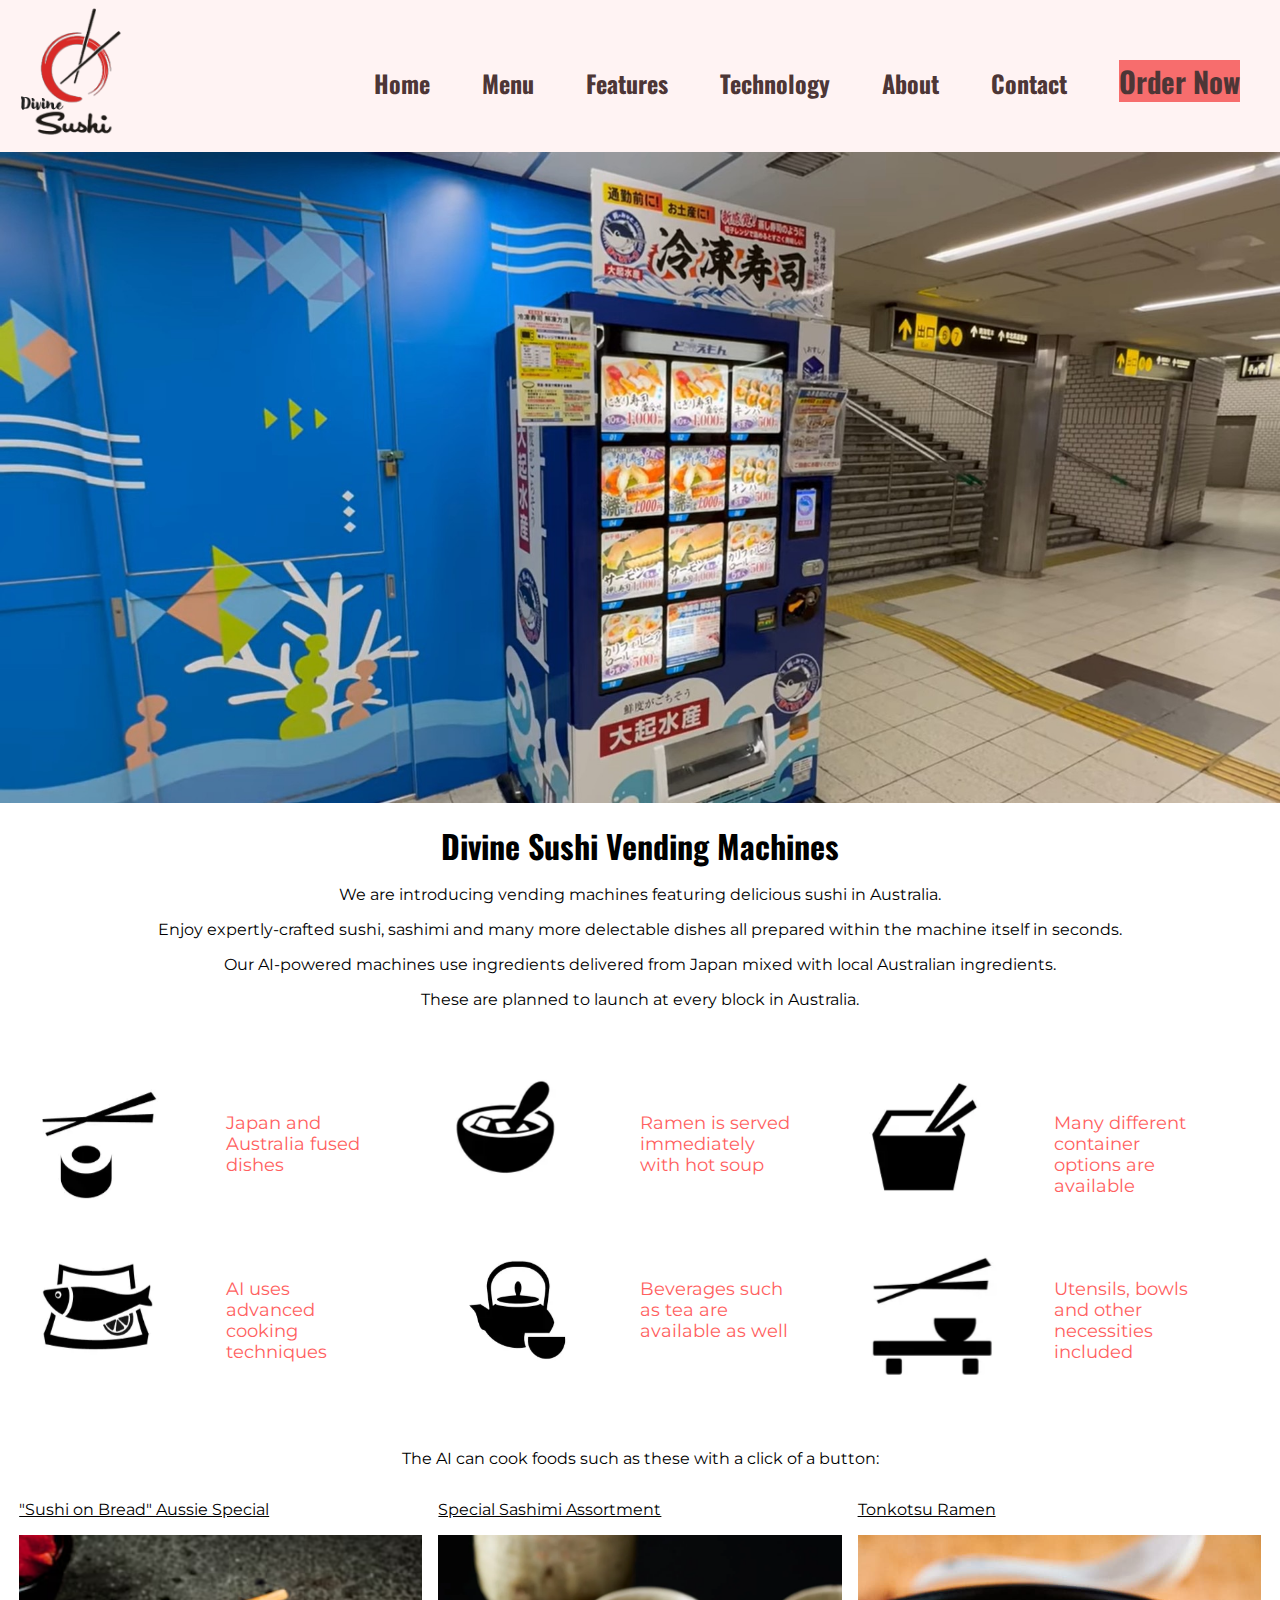
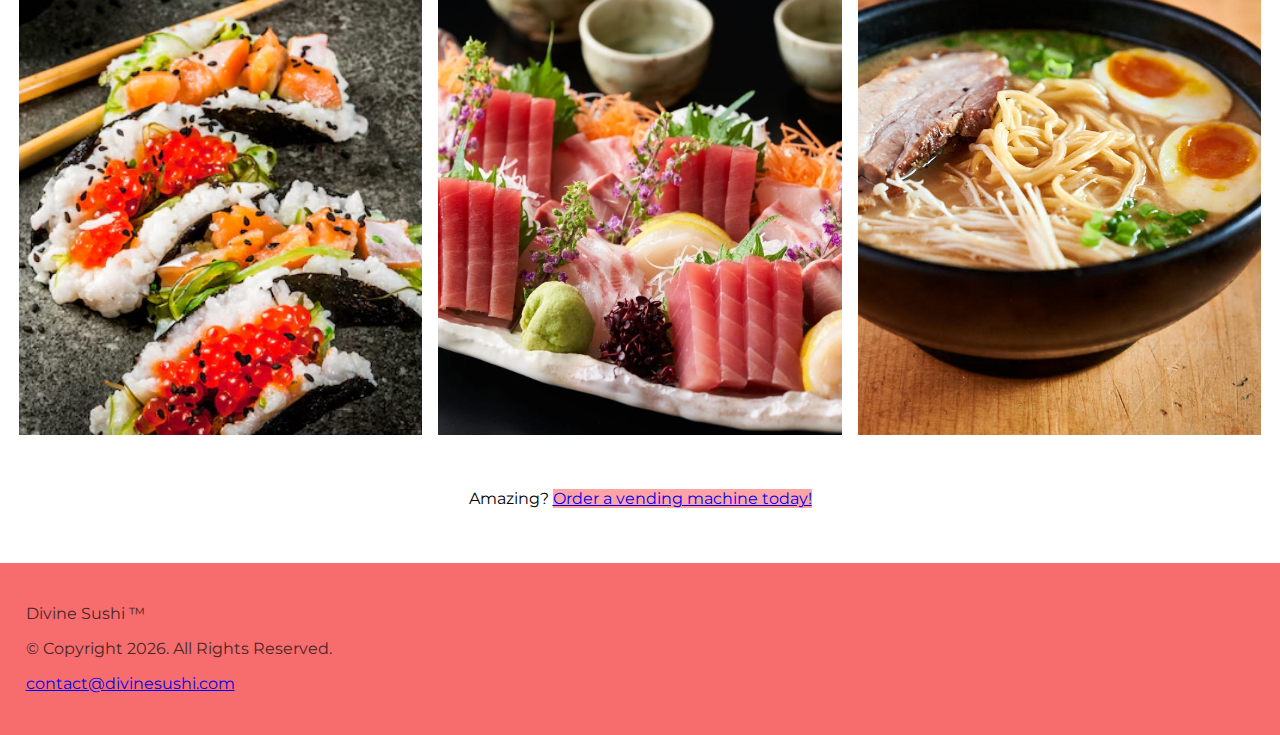
<file: index.html>
<!DOCTYPE html>
<html lang="en">
<head>
    <meta charset="utf-8">
    <meta name="viewport" content="width=device-width, initial-scale=1">
    <link rel="stylesheet" href="style.css">
    <link rel="icon" type="image/x-icon" href="images/divine_sushi_logo_v2.PNG">
    <link href="https://fonts.googleapis.com/css2?family=Montserrat:ital,wght@0,100..900;1,100..900&family=Oswald:wght@200..700&display=swap" rel="stylesheet">
    <title>Divine Sushi</title>
</head>
<body>
    <div class="container">
        <header>
            <a href="index.html"><img src="images/divine_sushi_logo_v2.PNG" alt="Divine Sushi logo" height="152" width="150"></a>
        </header>

        <nav>
            <ul>
                <li><a href="index.html">Home</a></li>
                <li><a href="menu.html">Menu</a></li>
                <li><a href="features.html">Features</a></li>
                <li><a href="technology.html">Technology</a></li>
                <li><a href="about.html">About</a></li>
                <li><a href="contact.html">Contact</a></li>
                <li><a href="order.html"><span>Order Now</span></a></li>
            </ul>
        </nav>

        <div class="hero">
            <img src="images/sushi_vending_machine.jpg" alt="Sushi vending machine">
        </div>

        <main>
            <h1>Divine Sushi Vending Machines</h1>
            <p>We are introducing vending machines featuring delicious sushi in Australia.</p>
            <p>Enjoy expertly-crafted sushi, sashimi and many more delectable dishes all prepared within the machine itself in seconds.</p>
            <p>Our AI-powered machines use ingredients delivered from Japan mixed with local Australian ingredients.</p>
            <p>These are planned to launch at every block in Australia.</p>
            <br><br>
            
            <div class="features">
                <div id="feature">
                    <img src="images/sushi_icon.PNG" alt="sushi icon">
                    <p>Japan and Australia fused dishes</p>
                </div>

                <div id="feature">
                    <img src="images/bowl_icon.PNG" alt="bowl icon">
                    <p>Ramen is served immediately with hot soup</p>
                </div>

                <div id="feature">
                    <img src="images/noodle_box_icon.PNG" alt="box icon">
                    <p>Many different container options are available</p>
                </div>

                <div id="feature">
                    <img src="images/fish_board_icon.PNG" alt="fish on a chopping board icon">
                    <p>AI uses advanced cooking techniques</p>
                </div>

                <div id="feature">
                    <img src="images/teapot_icon.PNG" alt="teapot icon">
                    <p>Beverages such as tea are available as well</p>
                </div>

                <div id="feature">
                    <img src="images/equipment_icon.PNG" alt="restaurant equipment icon">
                    <p>Utensils, bowls and other necessities included</p>
                </div>
            </div><br><br>

            <p>The AI can cook foods such as these with a click of a button:</p>
            <div class="menu_grid">
                <div class="item">
                    <p>"Sushi on Bread" Aussie Special</p>
                    <img src="images/sushi_taco_fusion.jpg" alt="sushi on bread Aussie special">
                </div>
                <div class="item">
                    <p>Special Sashimi Assortment</p>
                    <img src="images/special_assortment_sashimi.webp" alt="special assortment sashimi">
                </div>
                <div class="item">
                    <p>Tonkotsu Ramen</p>
                    <img src="images/tonkotsu_ramen.jpg" alt="tonkotsu ramen">
                </div>
            </div><br><br>

            <p>Amazing? <a href="book.html">Order a vending machine today!</a></p><br>
        </main>

        <footer>
            <p>Divine Sushi &trade;</p>
            <p>&copy; Copyright 2026. All Rights Reserved.</p>
            <p><a href="mailto: contact@divinesushi.com">contact@divinesushi.com</a></p>
        </footer>
    </div>

    
</body>
</html>
</file>
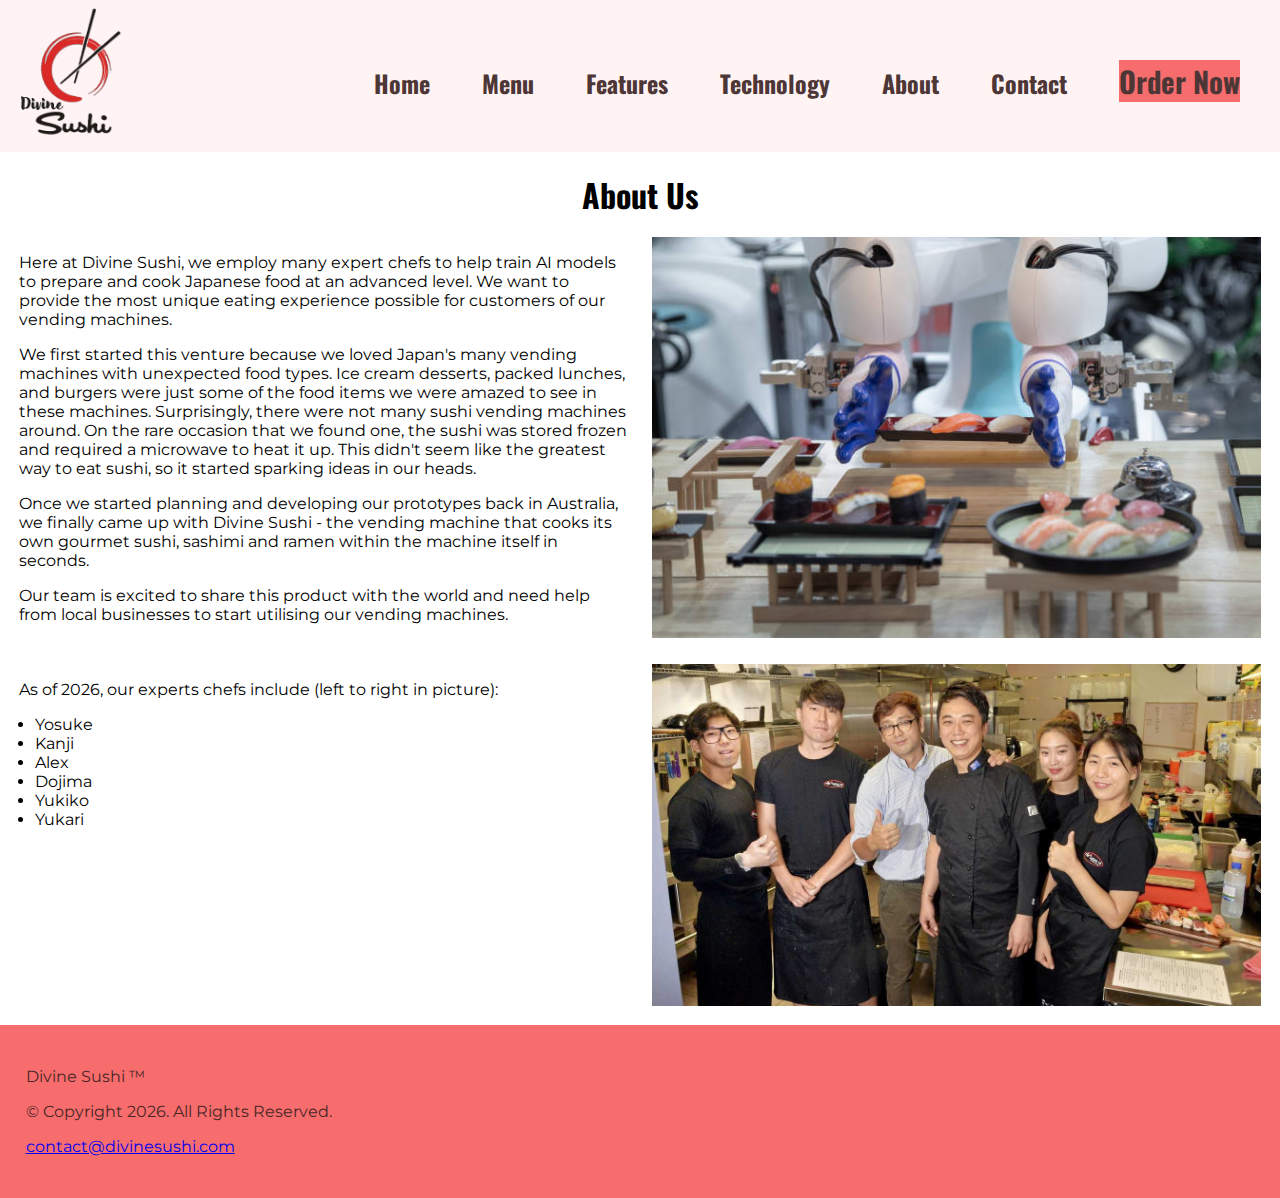
<file: about.html>
<!DOCTYPE html>
<html lang="en">
<head>
    <meta charset="utf-8">
    <meta name="viewport" content="width=device-width, initial-scale=1">
    <link rel="stylesheet" href="style.css">
    <link rel="icon" type="image/x-icon" href="images/divine_sushi_logo_v2.PNG">
    <link href="https://fonts.googleapis.com/css2?family=Montserrat:ital,wght@0,100..900;1,100..900&family=Oswald:wght@200..700&display=swap" rel="stylesheet">
    <title>Divine Sushi</title>
</head>
<body>
    <div class="container">
        <header>
            <a href="index.html"><img src="images/divine_sushi_logo_v2.PNG" alt="Divine Sushi logo" height="152" width="150"></a>
        </header>

        <nav>
            <ul>
                <li><a href="index.html">Home</a></li>
                <li><a href="menu.html">Menu</a></li>
                <li><a href="features.html">Features</a></li>
                <li><a href="technology.html">Technology</a></li>
                <li><a href="about.html">About</a></li>
                <li><a href="contact.html">Contact</a></li>
                <li><a href="order.html"><span>Order Now</span></a></li>
            </ul>
        </nav>

        <main>
            <h1>About Us</h1><br>
            <div class="grid_section">
                <div class="about_text">
                    <p>Here at Divine Sushi, we employ many expert chefs to help train AI models to prepare and cook
                        Japanese food at an advanced level. We want to provide the most unique eating experience 
                        possible for customers of our vending machines.
                    </p>
                    <p>We first started this venture because we loved Japan's many vending machines with
                        unexpected food types. Ice cream desserts, packed lunches, and burgers were just some
                        of the food items we were amazed to see in these machines. Surprisingly, there were 
                        not many sushi vending machines around. On the rare occasion that we found one, 
                        the sushi was stored frozen and required a microwave to heat it up. This didn't seem
                        like the greatest way to eat sushi, so it started sparking ideas in our heads.
                    </p>
                    <p>Once we started planning and developing our prototypes back in Australia, we finally came
                        up with Divine Sushi - the vending machine that cooks its own gourmet sushi, sashimi and ramen
                        within the machine itself in seconds.
                    </p>
                    <p>Our team is excited to share this product with the world and need help from local businesses
                        to start utilising our vending machines.
                    </p>
                    
                </div>
                <div class="about_image">
                    <img src="images/trained_robot_chef.jpg" alt="AI Chef">
                </div>
                <div class="staff_text">
                    <p>As of 2026, our experts chefs include (left to right in picture):</p>
                    <ul>
                        <li>Yosuke</li>
                        <li>Kanji</li>
                        <li>Alex</li>
                        <li>Dojima</li>
                        <li>Yukiko</li>
                        <li>Yukari</li>
                    </ul>
                </div>
                <div class="staff_image">
                    <img src="images/staff.jpg" alt="Divine Sushi staff">
                </div>
            </div>
        </main>

        <footer>
            <p>Divine Sushi &trade;</p>
            <p>&copy; Copyright 2026. All Rights Reserved.</p>
            <p><a href="mailto: contact@divinesushi.com">contact@divinesushi.com</a></p>
        </footer>
    </div>

    
</body>
</html>
</file>
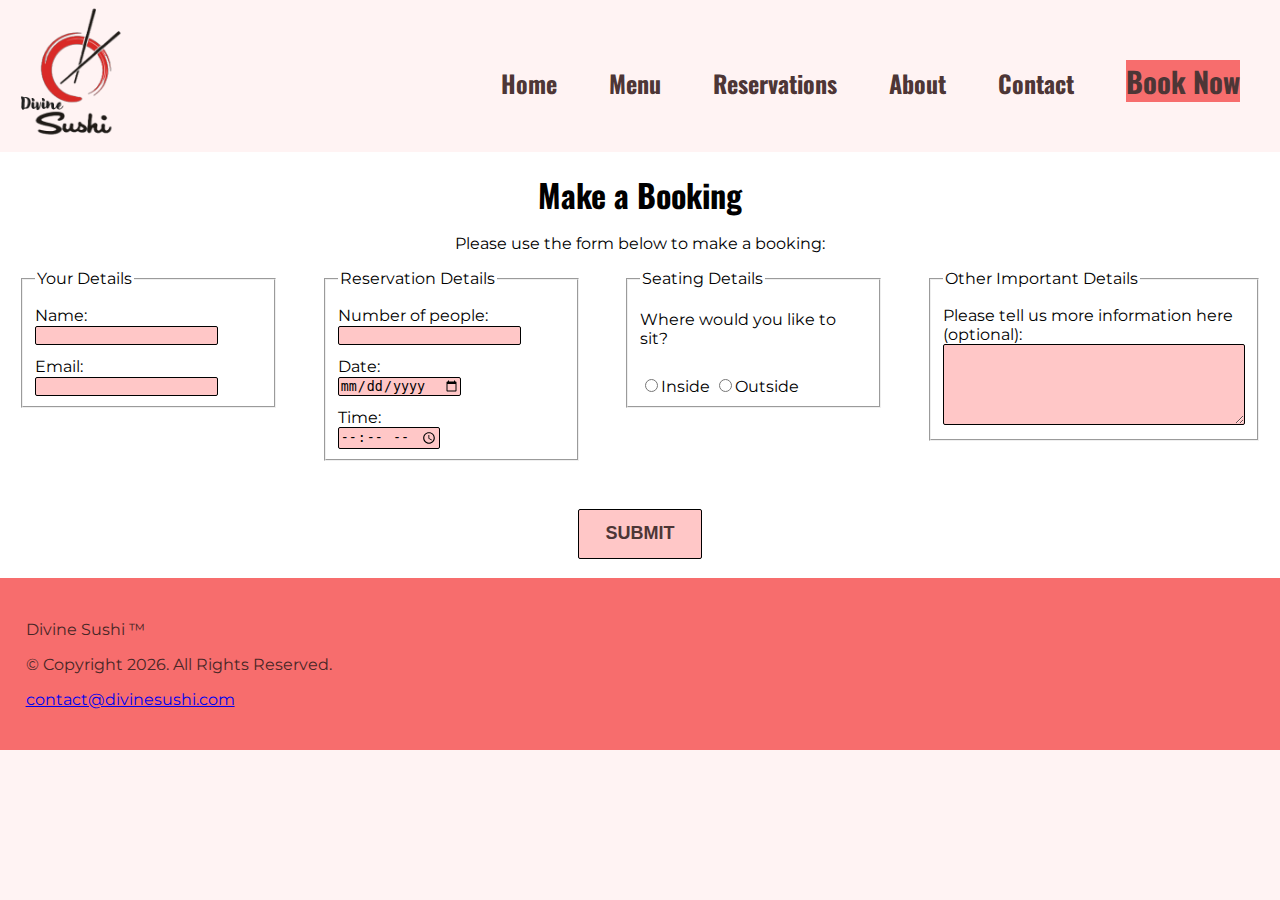
<file: book.html>
<!DOCTYPE html>
<html lang="en">
<head>
    <meta charset="utf-8">
    <meta name="viewport" content="width=device-width, initial-scale=1">
    <link rel="stylesheet" href="style.css">
    <link rel="icon" type="image/x-icon" href="images/divine_sushi_logo.png">
    <link href="https://fonts.googleapis.com/css2?family=Montserrat:ital,wght@0,100..900;1,100..900&family=Oswald:wght@200..700&display=swap" rel="stylesheet">
    <script src="validate.js"></script>
    <title>Divine Sushi</title>
</head>
<body>
    <div class="container">
        <header>
            <a href="index.html"><img src="images/divine_sushi_logo_v2.PNG" alt="Divine Sushi logo" height="152" width="150"></a>
        </header>

        <nav>
            <ul>
                <li><a href="index.html">Home</a></li>
                <li><a href="menu.html">Menu</a></li>
                <li><a href="reservations.html">Reservations</a></li>
                <li><a href="about.html">About</a></li>
                <li><a href="contact.html">Contact</a></li>
                <li><a href="book.html"><span>Book Now</span></a></li>
            </ul>
        </nav>

        <main>
            <h1>Make a Booking</h1>
            <p>Please use the form below to make a booking:</p>
            <form name="reservation" action="submitted.html" onsubmit="return validateReservation()">
                <div class="booking_form">
                    <div class="form_section">
                        <fieldset>
                            <legend>Your Details</legend>
                        <label for="name">Name:</label>
                        <input type="text" id="name" name="name">

                        <label for="email">Email:</label>
                        <input type="email" id="email" name="email">
                        </fieldset>
                    </div>

                    <div class="form_section">
                        <fieldset>
                            <legend>Reservation Details</legend>
                        <label for="number_of_people">Number of people:</label>
                        <input type="number" id="number_of_people" name="number_of_people">

                        <label for="date">Date:</label>
                        <input type="date" id="date" name="date">

                        <label for="time">Time:</label>
                        <input type="time" id="time" name="time">
                        </fieldset>
                    </div>
                    
                    <div class="form_section">
                        <fieldset>
                            <legend>Seating Details</legend>
                        <p>Where would you like to sit?</p>
                        <div class="seating">
                            <label for="inside"><input type="radio" id="inside" name="seating">Inside</label>    
                            <label for="outside"><input type="radio" id="outside" name="seating">Outside</label>
                            
                        </div>
                        </fieldset>
                    </div>

                    <div class="form_section">
                        <fieldset>
                            <legend>Other Important Details</legend>
                        <label for="other_information">Please tell us more information here (optional):</label>
                        <textarea id="other_information" name="other_information" rows="5" cols="35"></textarea>
                        </fieldset>
                    </div>

                    <input type="submit" id="submit" value="SUBMIT" class="submit">
                </div>
            </form>
            
        </main>

        <footer>
            <p>Divine Sushi &trade;</p>
            <p>&copy; Copyright 2026. All Rights Reserved.</p>
            <p><a href="mailto: contact@divinesushi.com">contact@divinesushi.com</a></p>
        </footer>
    </div>

    
</body>
</html>
</file>
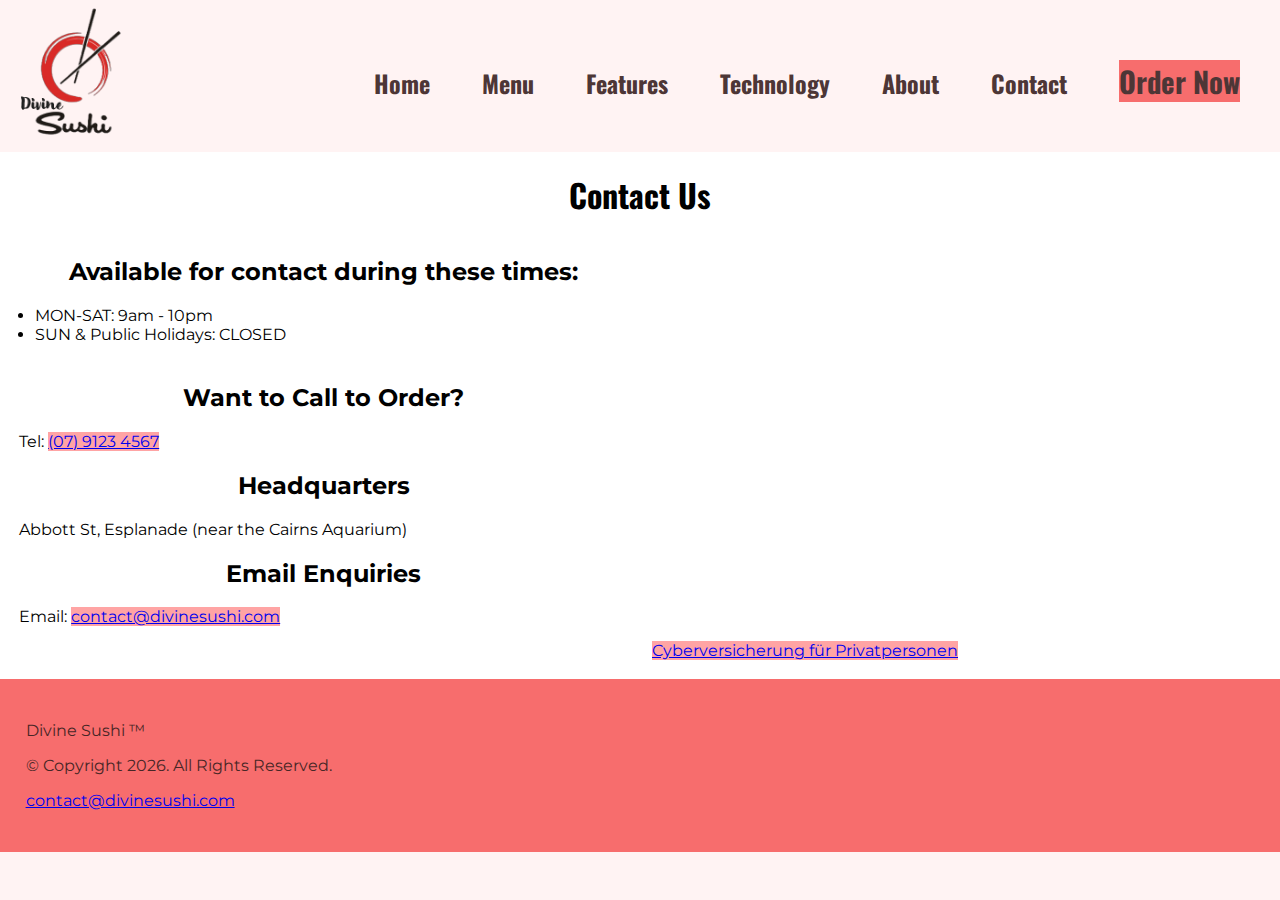
<file: contact.html>
<!DOCTYPE html>
<html lang="en">
<head>
    <meta charset="utf-8">
    <meta name="viewport" content="width=device-width, initial-scale=1">
    <link rel="stylesheet" href="style.css">
    <link rel="icon" type="image/x-icon" href="images/divine_sushi_logo_v2.PNG">
    <link href="https://fonts.googleapis.com/css2?family=Montserrat:ital,wght@0,100..900;1,100..900&family=Oswald:wght@200..700&display=swap" rel="stylesheet">
    <title>Divine Sushi</title>
</head>
<body>
    <div class="container">
        <header>
            <a href="index.html"><img src="images/divine_sushi_logo_v2.PNG" alt="Divine Sushi logo" height="152" width="150"></a>
        </header>

        <nav>
            <ul>
                <li><a href="index.html">Home</a></li>
                <li><a href="menu.html">Menu</a></li>
                <li><a href="features.html">Features</a></li>
                <li><a href="technology.html">Technology</a></li>
                <li><a href="about.html">About</a></li>
                <li><a href="contact.html">Contact</a></li>
                <li><a href="order.html"><span>Order Now</span></a></li>
            </ul>
        </nav>

        <main>
            <h1>Contact Us</h1><br>
            <div class="grid_section">
                <div class="contact_information">
                    <h2>Available for contact during these times:</h2>
                    <ul>
                        <li>MON-SAT: 9am - 10pm</li>
                        <li>SUN & Public Holidays: CLOSED</li>
                    </ul><br>
                    <h2>Want to Call to Order?</h2>
                    <p>Tel: <a href="tel:+0791234567">(07) 9123 4567</a></p>
                    <h2>Headquarters</h2>
                    <p>Abbott St, Esplanade (near the Cairns Aquarium)</p>
                    <h2>Email Enquiries</h2>
                    <p>Email: <a href="mailto: contact@divinesushi.com">contact@divinesushi.com</a></p>


                </div>
                <div class="map">
                    <iframe width="520" height="400" frameborder="0" scrolling="no" marginheight="0" marginwidth="0" id="gmap_canvas" src="https://maps.google.com/maps?width=520&amp;height=400&amp;hl=en&amp;q=Esplanade%20Cairns+(Divine%20Sushi)&amp;t=&amp;z=12&amp;ie=UTF8&amp;iwloc=B&amp;output=embed"></iframe> <a href='https://www.versicherungen.at/cyber-versicherung-privat/'>Cyberversicherung für Privatpersonen</a> <script type='text/javascript' src='https://embedmaps.com/google-maps-authorization/script.js?id=e457ae832bd5cc1752932915c9d7a59951d20d82'></script>
                </div>
            </div>
        </main>

        <footer>
            <p>Divine Sushi &trade;</p>
            <p>&copy; Copyright 2026. All Rights Reserved.</p>
            <p><a href="mailto: contact@divinesushi.com">contact@divinesushi.com</a></p>
        </footer>
    </div>

    
</body>
</html>
</file>
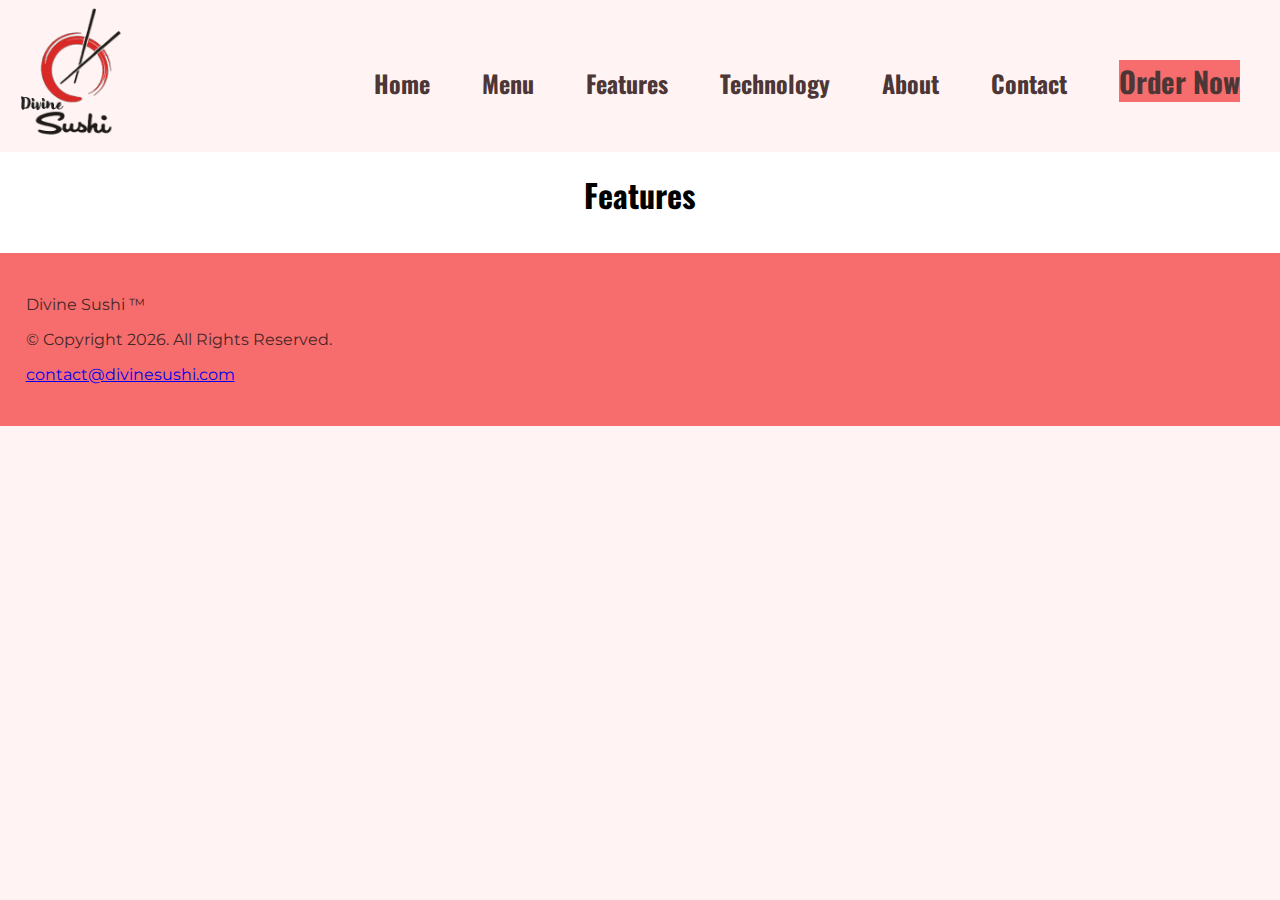
<file: features.html>
<!DOCTYPE html>
<html lang="en">
<head>
    <meta charset="utf-8">
    <meta name="viewport" content="width=device-width, initial-scale=1">
    <link rel="stylesheet" href="style.css">
    <link rel="icon" type="image/x-icon" href="images/divine_sushi_logo_v2.PNG">
    <link href="https://fonts.googleapis.com/css2?family=Montserrat:ital,wght@0,100..900;1,100..900&family=Oswald:wght@200..700&display=swap" rel="stylesheet">
    <title>Divine Sushi</title>
</head>
<body>
    <div class="container">
        <header>
            <a href="index.html"><img src="images/divine_sushi_logo_v2.PNG" alt="Divine Sushi logo" height="152" width="150"></a>
        </header>

        <nav>
            <ul>
                <li><a href="index.html">Home</a></li>
                <li><a href="menu.html">Menu</a></li>
                <li><a href="features.html">Features</a></li>
                <li><a href="technology.html">Technology</a></li>
                <li><a href="about.html">About</a></li>
                <li><a href="contact.html">Contact</a></li>
                <li><a href="order.html"><span>Order Now</span></a></li>
            </ul>
        </nav>

        <main>
            <h1>Features</h1>
            <p></p>
            
        </main>

        <footer>
            <p>Divine Sushi &trade;</p>
            <p>&copy; Copyright 2026. All Rights Reserved.</p>
            <p><a href="mailto: contact@divinesushi.com">contact@divinesushi.com</a></p>
        </footer>
    </div>

    
</body>
</html>
</file>
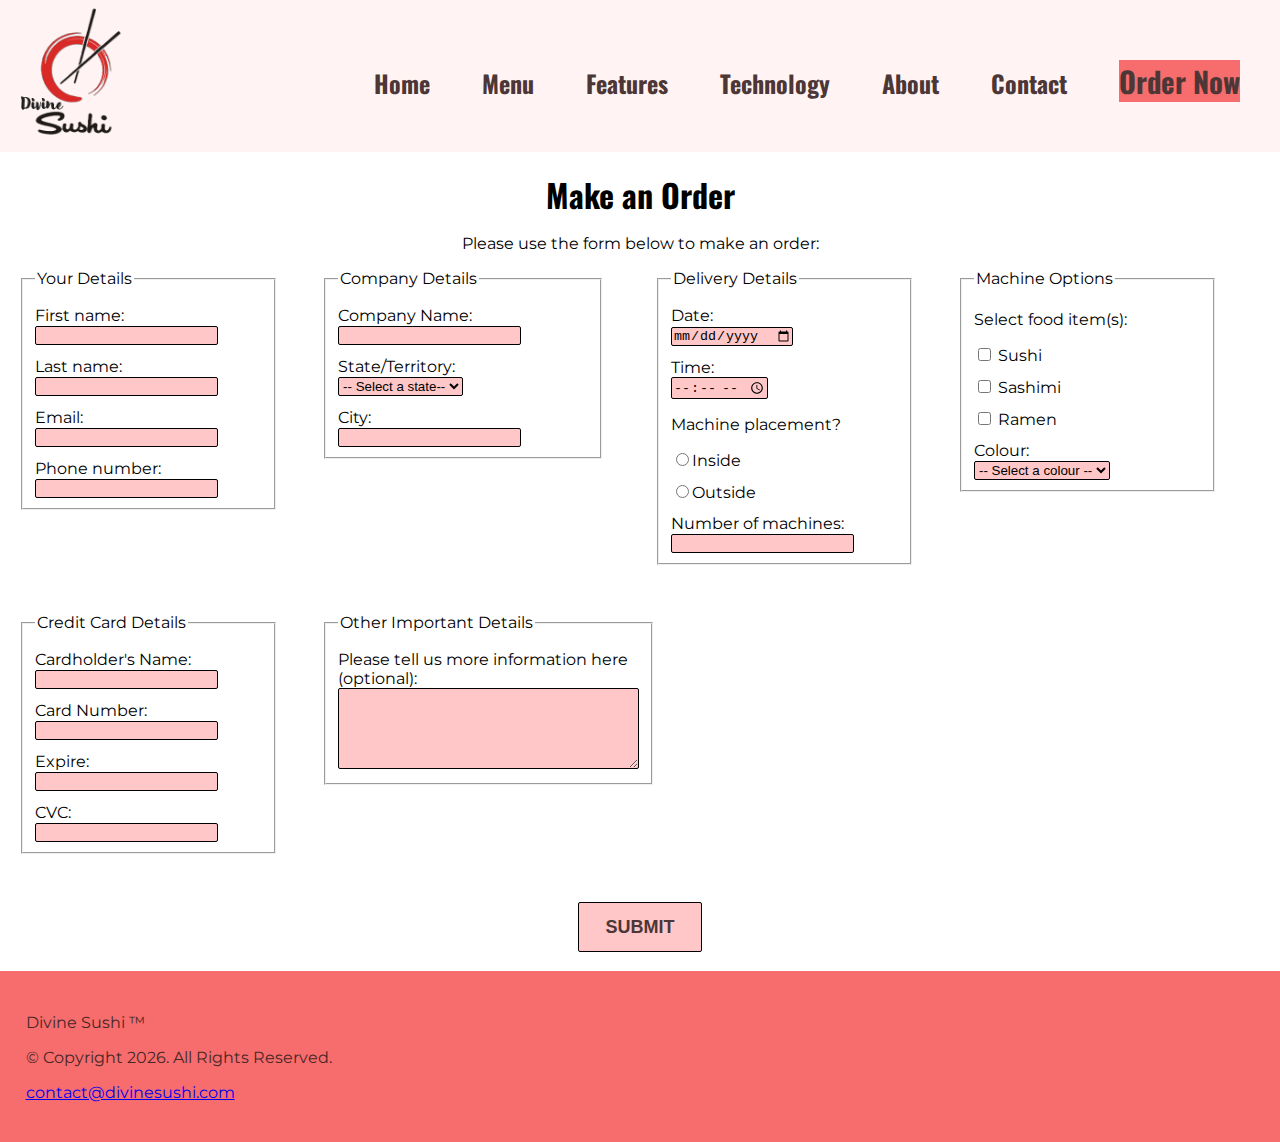
<file: order.html>
<!DOCTYPE html>
<html lang="en">
<head>
    <meta charset="utf-8">
    <meta name="viewport" content="width=device-width, initial-scale=1">
    <link rel="stylesheet" href="style.css">
    <link rel="icon" type="image/x-icon" href="images/divine_sushi_logo_v2.PNG">
    <link href="https://fonts.googleapis.com/css2?family=Montserrat:ital,wght@0,100..900;1,100..900&family=Oswald:wght@200..700&display=swap" rel="stylesheet">
    <script src="validate.js"></script>
    <title>Divine Sushi</title>
</head>
<body>
    <div class="container">
        <header>
            <a href="index.html"><img src="images/divine_sushi_logo_v2.PNG" alt="Divine Sushi logo" height="152" width="150"></a>
        </header>

        <nav>
            <ul>
                <li><a href="index.html">Home</a></li>
                <li><a href="menu.html">Menu</a></li>
                <li><a href="features.html">Features</a></li>
                <li><a href="technology.html">Technology</a></li>
                <li><a href="about.html">About</a></li>
                <li><a href="contact.html">Contact</a></li>
                <li><a href="order.html"><span>Order Now</span></a></li>
            </ul>
        </nav>

        <main>
            <h1>Make an Order</h1>
            <p>Please use the form below to make an order:</p>
            <form name="order" action="submitted.html" onsubmit="return validateOrder()">
                <div class="booking_form">
                    <div class="form_section">
                        <fieldset>
                            <legend>Your Details</legend>

                            <label for="fname">First name:</label>
                            <input type="text" id="fname" name="fname">

                            <label for="lname">Last name:</label>
                            <input type="text" id="lname" name="lname">

                            <label for="email">Email:</label>
                            <input type="email" id="email" name="email">

                            <label for="phone">Phone number:</label>
                            <input type="tel" id="phone" name="phone">
                        </fieldset>

                        
                    </div>

                    <div class="form_section">
                        <fieldset>
                            <legend>Company Details</legend>

                            <label for="company">Company Name:</label>
                            <input type="text" id="company" name="company">

                            <label for="state">State/Territory:</label>
                            <select name="state" id="state">
                                <option value="">-- Select a state--</option>
                                <option value="qld">QLD</option>
                                <option value="nsw">NSW</option>
                                <option value="vic">VIC</option>
                                <option value="tas">TAS</option>
                                <option value="wa">WA</option>
                                <option value="sa">SA</option>
                                <option value="nt">NT</option>
                                <option value="act">ACT</option>
                            </select>

                            <label for="city">City:</label>
                            <input type="text" id="city" name="city">

                            
                        </fieldset>
                    </div>
                    
                    <div class="form_section">
                        <fieldset>
                            <legend>Delivery Details</legend>

                            <label for="date">Date:</label>
                            <input type="date" id="date" name="date">

                            <label for="time">Time:</label>
                            <input type="time" id="time" name="time">
                            
                            <p>Machine placement?</p>
                            <div class="location">
                                <label for="inside"><input type="radio" id="inside" name="location">Inside</label>    
                                <label for="outside"><input type="radio" id="outside" name="location">Outside</label> 
                            </div>

                            <label for="number_of_machines">Number of machines:</label>
                            <input type="number" id="number_of_machines" name="number_of_machines">
                        </fieldset>
                    </div>

                    <div class="form_section">
                        <fieldset>
                            <legend>Machine Options</legend>
                            <p>Select food item(s):</p>
                            
                            <label class="food-option">
                                <input type="checkbox" name="food" value="Sushi"> Sushi
                            </label>
                            <label class="food-option">
                                <input type="checkbox" name="food" value="Sashimi"> Sashimi
                            </label>
                            
                            <label class="food-option">
                                <input type="checkbox" name="food" value="Ramen"> Ramen
                            </label>

                            <label for="colour">Colour:</label>
                            <select name="colour" id="colour">
                                <option value="">-- Select a colour --</option>
                                <option value="red">Red</option>
                                <option value="blue">Blue</option>
                                <option value="yellow">Yellow</option>
                                <option value="green">Green</option>
                                <option value="pink">Pink</option>
                                <option value="orange">Orange</option>
                                <option value="black">Black</option>
                                <option value="silver">Silver</option>
                            </select>
                            
                        </fieldset>
                    </div>

                    <div class="form_section">
                        <fieldset>
                            <legend>Credit Card Details</legend>
                            
                            <label for="card_name">Cardholder's Name:</label>
                            <input type="text" id="card_name" name="card_name">

                            <label for="card_number">Card Number:</label>
                            <input type="text" id="card_number" name="card_number">

                            <label for="expire_date">Expire:</label>
                            <input type="text" id="expire_date" name="expire_date">

                            <label for="cvc">CVC:</label>
                            <input type="text" id="cvc" name="cvc">

                        </fieldset>
                    </div>

                    <div class="form_section">
                        <fieldset>
                            <legend>Other Important Details</legend>

                            <label for="other_information">Please tell us more information here (optional):</label>
                            <textarea id="other_information" name="other_information" rows="5" cols="35"></textarea>
                        </fieldset>
                    </div>

                    <input type="submit" id="submit" value="SUBMIT" class="submit">
                </div>
            </form>
            
        </main>

        <footer>
            <p>Divine Sushi &trade;</p>
            <p>&copy; Copyright 2026. All Rights Reserved.</p>
            <p><a href="mailto: contact@divinesushi.com">contact@divinesushi.com</a></p>
        </footer>
    </div>

    
</body>
</html>
</file>
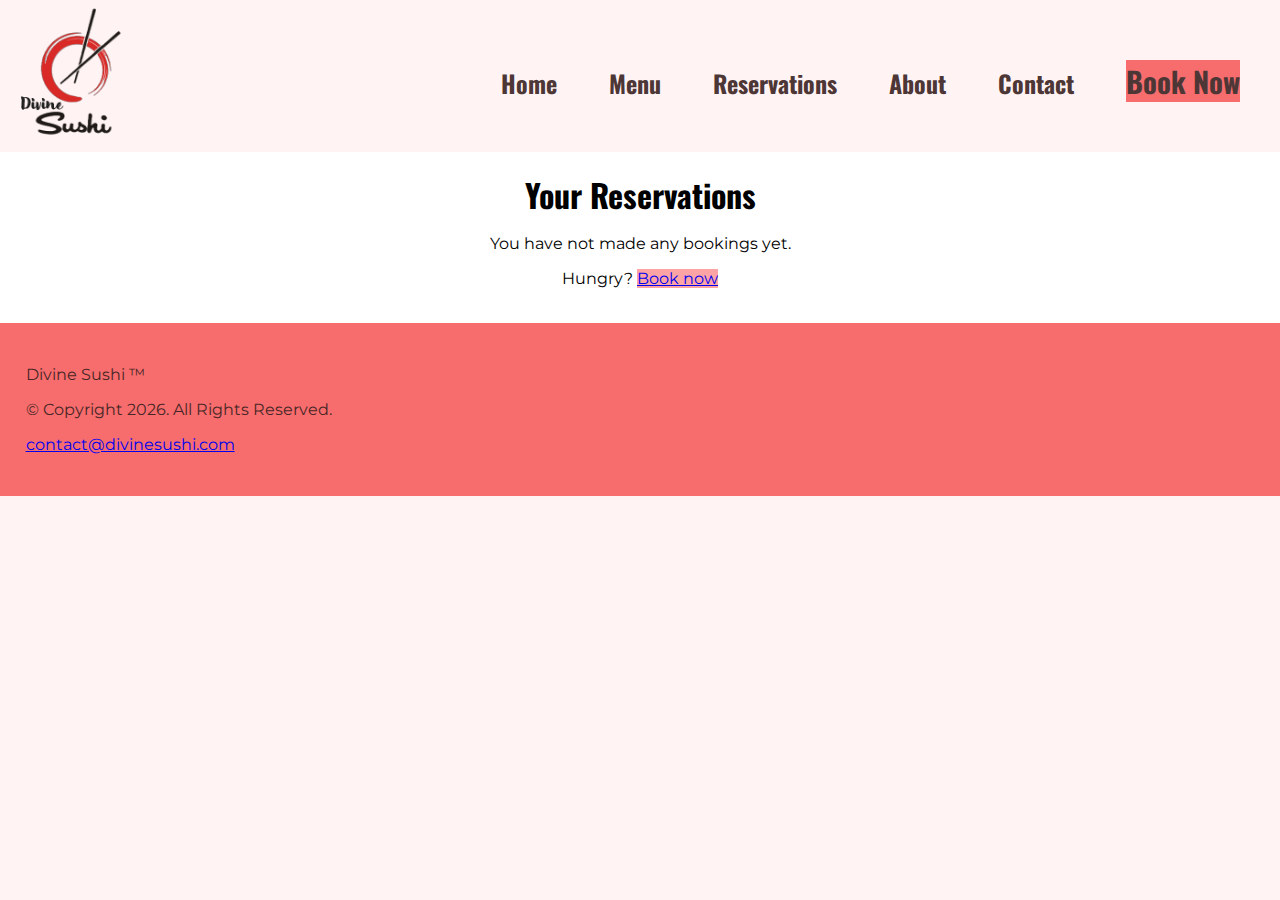
<file: reservations.html>
<!DOCTYPE html>
<html lang="en">
<head>
    <meta charset="utf-8">
    <meta name="viewport" content="width=device-width, initial-scale=1">
    <link rel="stylesheet" href="style.css">
    <link rel="icon" type="image/x-icon" href="images/divine_sushi_logo_v2.PNG">
    <link href="https://fonts.googleapis.com/css2?family=Montserrat:ital,wght@0,100..900;1,100..900&family=Oswald:wght@200..700&display=swap" rel="stylesheet">
    <title>Divine Sushi</title>
</head>
<body>
    <div class="container">
        <header>
            <a href="index.html"><img src="images/divine_sushi_logo_v2.PNG" alt="Divine Sushi logo" height="152" width="150"></a>
        </header>

        <nav>
            <ul>
                <li><a href="index.html">Home</a></li>
                <li><a href="menu.html">Menu</a></li>
                <li><a href="reservations.html">Reservations</a></li>
                <li><a href="about.html">About</a></li>
                <li><a href="contact.html">Contact</a></li>
                <li><a href="book.html"><span>Book Now</span></a></li>
            </ul>
        </nav>

        <main>
            <h1>Your Reservations</h1>
            <p>You have not made any bookings yet.</p>
            <p>Hungry? <a href="book.html">Book now</a></p>
            
        </main>

        <footer>
            <p>Divine Sushi &trade;</p>
            <p>&copy; Copyright 2026. All Rights Reserved.</p>
            <p><a href="mailto: contact@divinesushi.com">contact@divinesushi.com</a></p>
        </footer>
    </div>

    
</body>
</html>
</file>
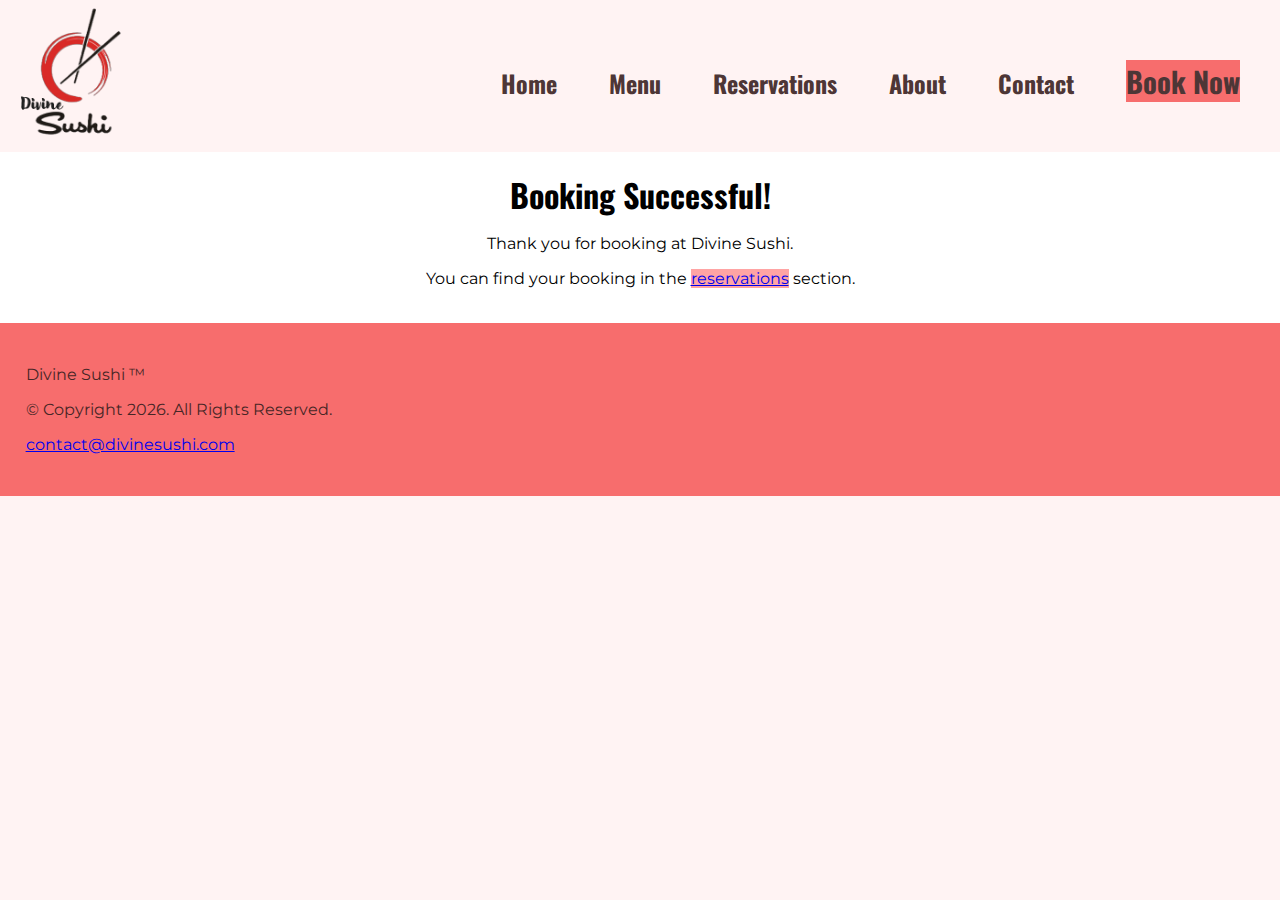
<file: submitted.html>
<!DOCTYPE html>
<html lang="en">
<head>
    <meta charset="utf-8">
    <meta name="viewport" content="width=device-width, initial-scale=1">
    <link rel="stylesheet" href="style.css">
    <link rel="icon" type="image/x-icon" href="images/divine_sushi_logo_v2.PNG">
    <link href="https://fonts.googleapis.com/css2?family=Montserrat:ital,wght@0,100..900;1,100..900&family=Oswald:wght@200..700&display=swap" rel="stylesheet">
    <title>Divine Sushi</title>
</head>
<body>
    <div class="container">
        <header>
            <a href="index.html"><img src="images/divine_sushi_logo_v2.PNG" alt="Divine Sushi logo" height="152" width="150"></a>
        </header>

        <nav>
            <ul>
                <li><a href="index.html">Home</a></li>
                <li><a href="menu.html">Menu</a></li>
                <li><a href="reservations.html">Reservations</a></li>
                <li><a href="about.html">About</a></li>
                <li><a href="contact.html">Contact</a></li>
                <li><a href="book.html"><span>Book Now</span></a></li>
            </ul>
        </nav>

        <main>
            <h1>Booking Successful!</h1>
            <p>Thank you for booking at Divine Sushi.</p>
            <p>You can find your booking in the <a href="reservations.html">reservations</a> section.</p>
        </main>

        <footer>
            <p>Divine Sushi &trade;</p>
            <p>&copy; Copyright 2026. All Rights Reserved.</p>
            <p><a href="mailto: contact@divinesushi.com">contact@divinesushi.com</a></p>
        </footer>
    </div>

    
</body>
</html>
</file>
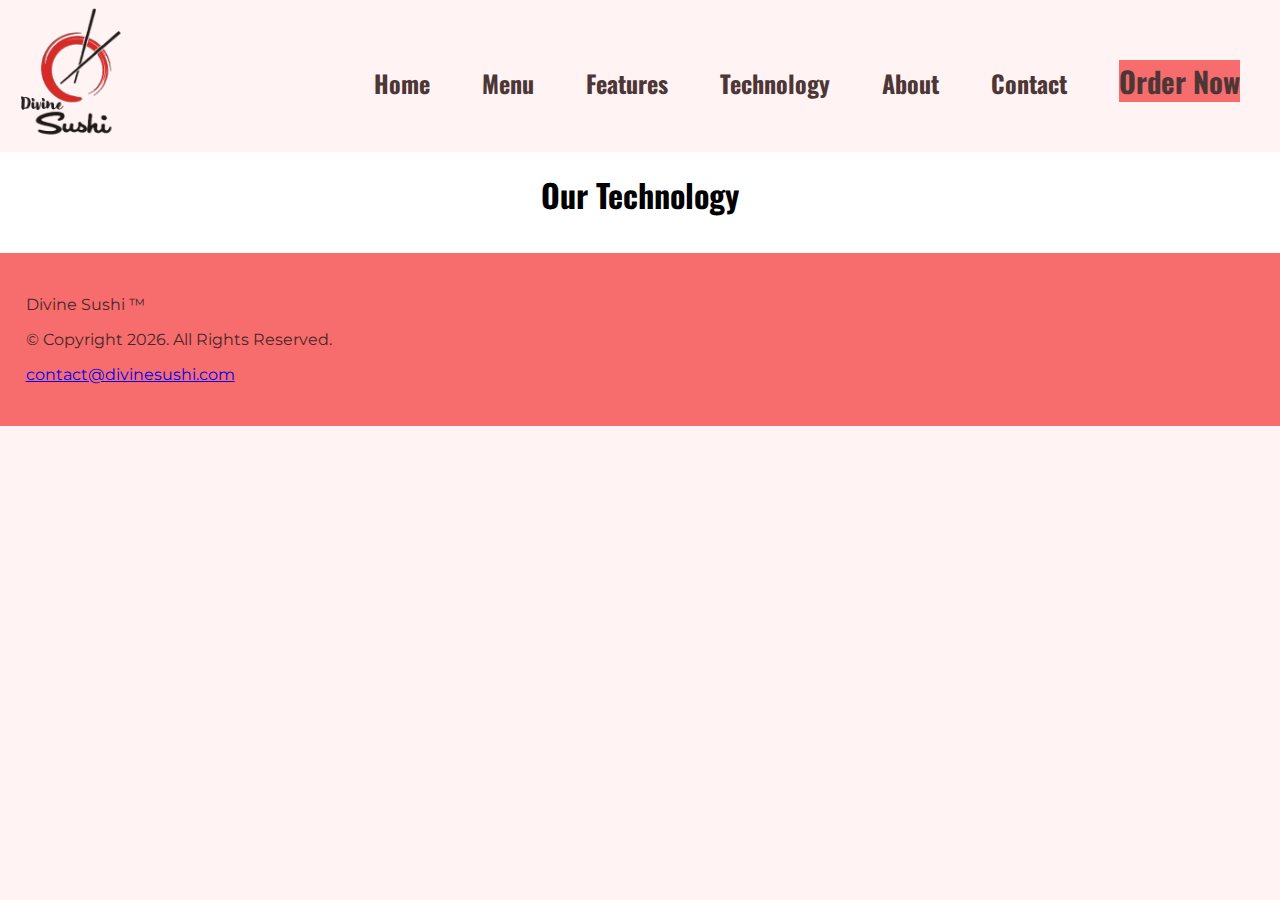
<file: technology.html>
<!DOCTYPE html>
<html lang="en">
<head>
    <meta charset="utf-8">
    <meta name="viewport" content="width=device-width, initial-scale=1">
    <link rel="stylesheet" href="style.css">
    <link rel="icon" type="image/x-icon" href="images/divine_sushi_logo_v2.PNG">
    <link href="https://fonts.googleapis.com/css2?family=Montserrat:ital,wght@0,100..900;1,100..900&family=Oswald:wght@200..700&display=swap" rel="stylesheet">
    <title>Divine Sushi</title>
</head>
<body>
    <div class="container">
        <header>
            <a href="index.html"><img src="images/divine_sushi_logo_v2.PNG" alt="Divine Sushi logo" height="152" width="150"></a>
        </header>

        <nav>
            <ul>
                <li><a href="index.html">Home</a></li>
                <li><a href="menu.html">Menu</a></li>
                <li><a href="features.html">Features</a></li>
                <li><a href="technology.html">Technology</a></li>
                <li><a href="about.html">About</a></li>
                <li><a href="contact.html">Contact</a></li>
                <li><a href="order.html"><span>Order Now</span></a></li>
            </ul>
        </nav>

        <main>
            <h1>Our Technology</h1>
            <p></p>
            
        </main>

        <footer>
            <p>Divine Sushi &trade;</p>
            <p>&copy; Copyright 2026. All Rights Reserved.</p>
            <p><a href="mailto: contact@divinesushi.com">contact@divinesushi.com</a></p>
        </footer>
    </div>

    
</body>
</html>
</file>
<file: style.css>
/* CSS reset */
body, header, nav, main, footer, h1, div, img, ul {
    margin: 0;
    padding: 0;
    border: 0;
}

body {
    background-color: #fff3f3;
}

nav, h1 {
    font-family: "Oswald", sans-serif;
}

footer, main {
    font-family: "Montserrat", sans-serif;
}

h2 {
    text-align: center;
}

img {
    max-width: 100%;
    display: block;
}

header {
    width: 15%;
    float: left;
}

.hero {
    clear: both;
    position: relative;
}

nav {
    float: right;
    width: 80%;
    margin: 3em 1em 0 0;
}

nav ul {
    list-style-type: none;
    margin: 0;
    text-align: right;
}

nav li {
    display: inline-block;
    font-size: 1.5em;
    font-weight: bold;
}

nav li:hover {
    background-color: #ffc9c9;
}

nav li a {
    display: block;
    color: #4D3636;
    padding: 0.5em 1em;
    text-align: center;
    text-decoration: none;
}

main {
    background-color: #fff;
    padding: 1.5%;
    clear: left;
}

footer {
    background-color: #F76D6D;
    color: #472626;
    padding: 2%;
}

nav span {
    background-color: #F76D6D;
    font-size: 1.2em;
}

main h1 {
    text-align: center;
}

.features {
    display: grid;
    grid-template-columns: repeat(3, 1fr);
}

#feature {
    display: grid;
    grid-template-columns: repeat(2, 1fr);
}

#feature img {
    width: 75%;
}

#feature p {
    padding-top: 15%;
    padding-right: 25%;
    color: #ff6060;
    font-size: 110%;
}

main > p {
    text-align: center;
}

main a {
    background-color: #ffa4a4;

}

.grid_section {
    display: grid;
    grid-template-columns: repeat(2, 1fr);
    gap: 1.5em;
}

.grid_section .staff_text ul, .grid_section .contact_information ul {
    padding-left: 1em;
}

.menu_grid {
    display: grid;
    grid-template-columns: repeat(3, 1fr);
    gap: 1em;
    row-gap: 2em;
}

.menu_grid img {
    width: 100%;
    height: 500px;
    object-fit: cover;
}

.menu_grid p {
    text-decoration: underline;
}

.booking_form {
    display: grid;
    grid-template-columns: repeat(4, 1fr);
    row-gap: 3em;
}

.booking_form .seating label{
    display: inline-block;
}

fieldset {
    width: 75%;
}

.booking_form fieldset label {
    display: block;
    margin-top: 0.75em;
}

.booking_form input, .booking_form textarea, .booking_form select {
    background-color: #ffc7c7;
    border: 1px solid black;
    border-radius: 2px;;
}

.submit {
    grid-column: 1 / -1;
    justify-self: center;
    border: 1px solid #472626;
    border-radius: 10px;
    height: 50px;
    width: 10%;
    font-size: 18px;
    color: #4D3636;
    font-weight: bold;
}
</file>
